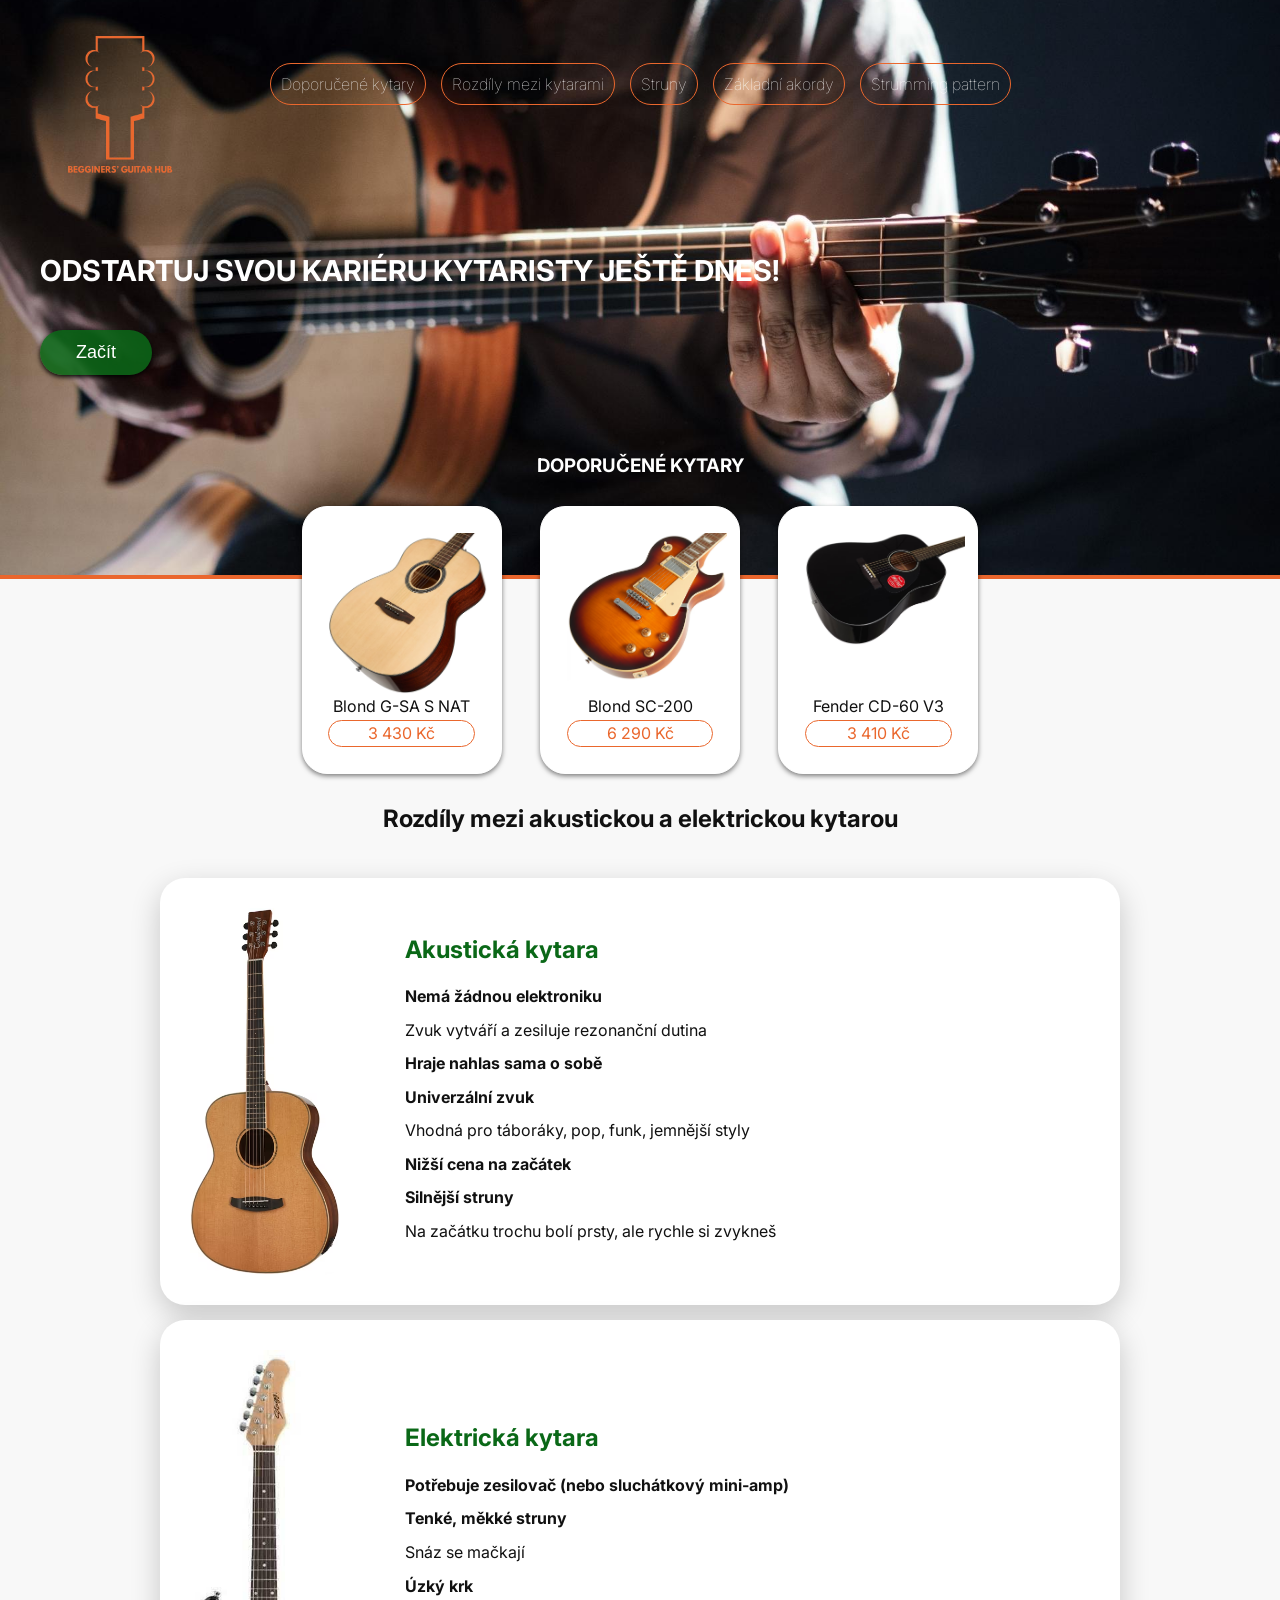
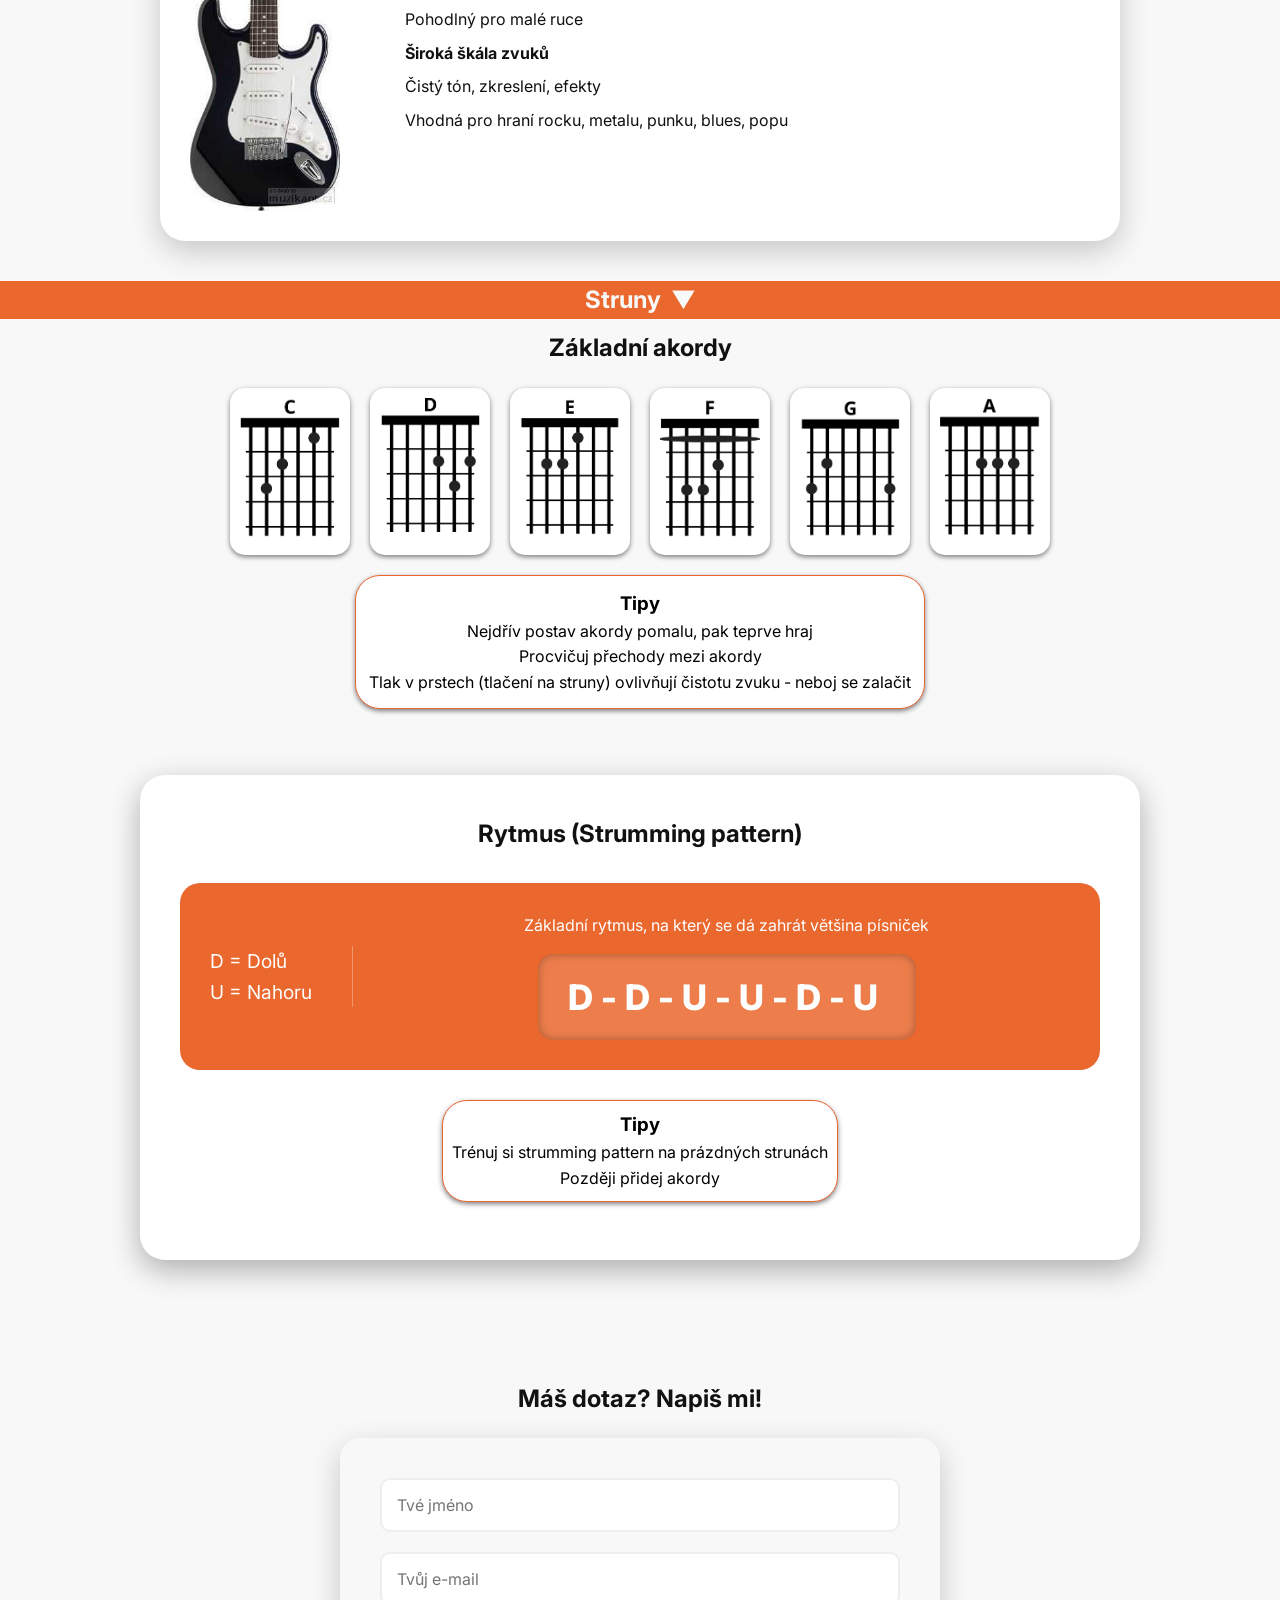
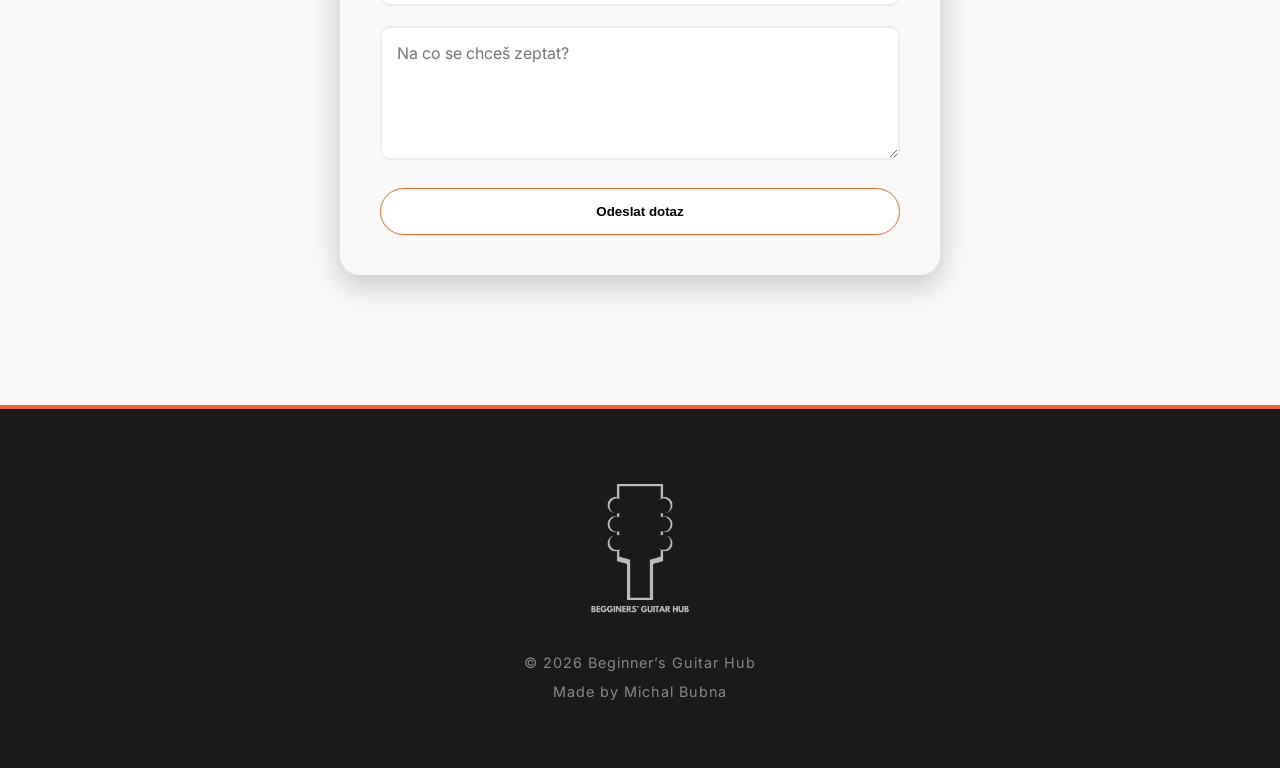
<file: Guitarhub/public/index.html>
<!DOCTYPE html>
<html lang="cs">

<head>
    <meta charset="UTF-8">
    <meta name="viewport" content="width=device-width, initial-scale=1.0">
    <title>Beginner’s guitar hub</title>
    <link rel="icon" type="image/svg+xml" href="../img/BEGGINERS__GUITAR_HUB-removebg-preview.png">
    <link rel="stylesheet" href="../assets/css/style.css">
    <link rel="preconnect" href="https://fonts.googleapis.com">
    <link rel="preconnect" href="https://fonts.gstatic.com" crossorigin>
    <link href="https://fonts.googleapis.com/css2?family=Inter:wght@400;500;700&display=swap" rel="stylesheet">
</head>

<body>
    <header>
        <div class="logo_ul">
            <div class="left"><img src="../img/BEGGINERS__GUITAR_HUB-removebg-preview.png"
                    alt="Beginner’s guitar hub logo" class="logo_svg"></div>


            <div class="options">
                <nav class="navigation">
                    <div class="hamburger" id="hamburger">
                        <span></span>
                        <span></span>
                        <span></span>
                    </div>
                    <ul id="nav-menu">
                        <li class="moznost"><a href="#doporucene">Doporučené kytary</a></li>
                        <li class="moznost"><a href="#rozdily">Rozdíly mezi kytarami</a></li>
                        <li class="moznost"><a href="#struny">Struny</a></li>
                        <li class="moznost"><a href="#akordy">Základní akordy</a></li>
                        <li class="moznost"><a href="#rytmus">Strumming pattern</a></li>
                    </ul>
                </nav>
            </div>
            <div class="right"></div>
        </div>
        <div class="title">
            <h1>ODSTARTUJ SVOU KARIÉRU KYTARISTY JEŠTĚ DNES!</h1>
        </div>
        <a class="start_1" href="#doporucene"><button class="start">Začít</button></a>
    </header>

    <section id="doporucene" class="doporucene_kytary">
        <h3>DOPORUČENÉ KYTARY</h3>
        <div class="produkty">
            <a href="https://kytary.cz/blond-g-sa-s-nat/HN279417/" target="_blank" class="produkt">
                <img class="produkt_img" src="../img/kytary/blond.png" alt="Kytara Fender">
                <div class="cena_nazev">
                    <p class="nazev">Blond G-SA S NAT</p>
                    <div class="cena">
                        <p>3 430 Kč</p>
                    </div>
                </div>
            </a>
            <a href="https://kytary.cz/blond-sc-200-vb/HN263827/?s=JavvqmozGo%2fVO0ookwK2bg%3d%3d&source=Autocomplete&kw=Blond%20SC-200"
                target="_blank" class="produkt">
                <img class="produkt_img" src="../img/kytary/blond_el.png" alt="Kytara Jackson">
                <div class="cena_nazev">
                    <p class="nazev">Blond SC-200</p>
                    <div class="cena">
                        <p>6 290 Kč</p>
                    </div>
                </div>
            </a>
            <a href="https://kytary.cz/fender-cd-60-v3-ds-wn-bk/HN203909/" target="_blank" class="produkt">
                <img class="produkt_img" src="../img/kytary/fender.png" alt="Kytara Cort">
                <div class="cena_nazev">
                    <p class="nazev">Fender CD-60 V3</p>
                    <div class="cena">
                        <p>3 410 Kč</p>
                    </div>
                </div>
            </a>
        </div>

    </section>
    <section id="rozdily" class="rozdily">
        <h2>Rozdíly mezi akustickou a elektrickou kytarou</h2>
        <div class="container">
            <div class="akusticka">
                <div class="kytara_img">
                    <img src="../img/ak_kytara.avif" alt="Akustická kytara">
                </div>
                <div class="akusticka_popis">
                    <h3>Akustická kytara</h3>
                    <p style="font-weight: bold;">Nemá žádnou elektroniku</p>
                    <p>Zvuk vytváří a zesiluje rezonanční dutina</p>
                    <p style="font-weight: bold;">Hraje nahlas sama o sobě</p>
                    <p style="font-weight: bold;">Univerzální zvuk</p>
                    <p>Vhodná pro táboráky, pop, funk, jemnější styly</p>
                    <p style="font-weight: bold;">Nižší cena na začátek</p>
                    <p style="font-weight: bold;">Silnější struny</p>
                    <p>Na začátku trochu bolí prsty, ale rychle si zvykneš</p>
                </div>
            </div>
            <div class="elektricka">
                <div class="kytara_img">
                    <img src="../img/el_kytara.jpg" alt="Elektrická kytara">
                </div>
                <div class="elektricka_popis">
                    <h3>Elektrická kytara</h3>
                    <p style="font-weight: bold;">Potřebuje zesilovač (nebo sluchátkový mini-amp)</p>
                    <p style="font-weight: bold;">Tenké, měkké struny</p>
                    <p>Snáz se mačkají</p>
                    <p style="font-weight: bold;">Úzký krk</p>
                    <p>Pohodlný pro malé ruce</p>
                    <p style="font-weight: bold;">Široká škála zvuků</p>
                    <p>Čistý tón, zkreslení, efekty</p>
                    <p>Vhodná pro hraní rocku, metalu, punku, blues, popu</p>
                </div>
            </div>
        </div>
    </section>
    <section id="struny" class="struny">
        <h2 class="struny-toggle">
            Struny
            <span class="arrow">▼</span>
        </h2>

        <div class="struny-content">
            <div class="struny_div">
                <div>
                    <img class="struny_img" src="../img/Pojmenované struny.png" alt="Popis strun">
                </div>

                <div class="struny_popis">
                    <h3>Jak se naučit názvy strun?</h3>
                    <p><strong>Stačí si zapamatovat jednoduchou říkanku:</strong></p>
                    <p>Ema (E1) – nejtenčí</p>
                    <p>Hodila (H)</p>
                    <p>Granát (G)</p>
                    <p>Do (D)</p>
                    <p>Atomové (A)</p>
                    <p>Elektrárny (E2) – nejtlustší</p>
                </div>
            </div>
        </div>
    </section>
    <section id="akordy" class="zakladni_akordy">
        <h2>Základní akordy</h2>
        <div class="akord_container">
        </div>
        <div class="tipy">
            <div class="tipy_text">
                <h3>Tipy</h3>
                <p>Nejdřív postav akordy pomalu, pak teprve hraj</p>
                <p>Procvičuj přechody mezi akordy</p>
                <p>Tlak v prstech (tlačení na struny) ovlivňují čistotu zvuku - neboj se zalačit</p>
            </div>
        </div>
    </section>
    <section id="rytmus" class="rytmus">
        <h2>Rytmus (Strumming pattern)</h2>
        <div class="rytmus_popis">
            <div class="rytmus_popis1">
                <p>D = Dolů</p>
                <p>U = Nahoru</p>
            </div>
            <div class="rytmus_popis2">
                <p>Základní rytmus, na který se dá zahrát většina písniček</p>
                <p>D-D-U-U-D-U</p>
            </div>
        </div>
        <div class="tipy">
            <div class="tipy_text">
                <h3>Tipy</h3>
                <p>Trénuj si strumming pattern na prázdných strunách</p>
                <p>Později přidej akordy</p>
            </div>
        </div>
    </section>
    <section id="kontakt" class="kontakt">
        <h2>Máš dotaz? Napiš mi!</h2>
        <div class="form_container">
            <form id="dotaznik_form">
                <div class="input_group">
                    <input type="text" name="jmeno" id="jmeno" placeholder="Tvé jméno" required>
                </div>
                <div class="input_group">
                    <input type="email" name="email" id="email" placeholder="Tvůj e-mail" required>
                </div>
                <div class="input_group">
                    <textarea name="zprava" id="zprava" rows="5" placeholder="Na co se chceš zeptat?"
                        required></textarea>
                </div>
                <button type="submit" class="btn_odeslat">Odeslat dotaz</button>
            </form>
            <div id="form_odpoved" class="hidden"></div>
        </div>
    </section>
    <footer>
        <img src="../img/BEGGINERS__GUITAR_HUB-removebg-preview.png">
        <p>© 2026 Beginner’s Guitar Hub</p>
        <p>Made by Michal Bubna</p>
    </footer>
    <script src="../assets/js/script.js"></script>
    <script src="../assets/js/ajax.js"></script>

    <div id="modal" class="modal">
        <span class="close">&times;</span>
        <img class="modal-content" id="modal-img">
    </div>
</body>

</html>
</file>
<file: Guitarhub/assets/css/style.css>
* {
    margin: 0;
    padding: 0;
    box-sizing: border-box;
    scroll-behavior: smooth;
    user-select: none;
}

body {
    font-family: "Inter", Arial, sans-serif;
    line-height: 1.6;
    color: #111;
    background-color: #f8f8f8;
}

h1,
h2,
h3 {
    font-weight: 700;
}

p {
    font-weight: 400;
}

/* --- HEADER--- */

.logo_ul {
    display: flex;
    align-items: center;
    justify-content: space-between;
}

.left,
.right {
    flex: 1;
}

.logo_svg {
    width: 10rem;
}

header {
    background: url("../../img/How-to-Learn-Playing-Guitar-by-Yourself.jpg") no-repeat center center;
    background-size: cover;
    color: white;
    padding: 20px 40px;
    border-bottom: 4px solid #ea662d;
}

header .navigation ul {
    list-style: none;
    display: flex;
    flex-wrap: wrap;
    gap: 15px;
    justify-content: center;
    margin-bottom: 10%;
    margin-top: 5%;

}

header .navigation a {
    color: white;
    text-decoration: none;
    font-weight: bold;
    border: #EA672D 1px solid;
    border-radius: 25px;
    padding: 10px;
    font-weight: 100;
    transition: linear 0.2s;
}

header .navigation a:hover {
    background-color: #EA672D;
    transform: scale(1.2);
}

header .title h1 {
    font-weight: bold;
    font-size: 1.8rem;
    text-align: left;
    margin-top: 5%;
}

header .start {
    padding-left: 3%;
    padding-right: 3%;
    padding-top: 1%;
    padding-bottom: 1%;
    margin-top: 3%;
    margin-bottom: 15%;
    background-color: #0a6817d9;
    border-radius: 25px;
    border: none;
    color: white;
    font-weight: 500;
    font-size: large;
    cursor: pointer;
    box-shadow: 0 2px 5px rgba(0, 0, 0, 1);
    transition: linear 0.2s;
    text-decoration: none;
}

.start_1 {
    text-decoration: none;
    color: rgb(255, 255, 255);
}

header .start:hover {
    background-color: #086100;
    transform: scale(1.05);
}

.hamburger {
    display: none;
    cursor: pointer;
    flex-direction: column;
    gap: 5px;
}

.hamburger span {
    display: block;
    width: 30px;
    height: 3px;
    background-color: #EA672D;
    transition: 0.3s;
}

/* --- DOPORUČENÉ KYTARY --- */

.doporucene_kytary h3 {
    text-align: center;
    color: white;
    margin-bottom: 2%;
}

.doporucene_kytary .produkty {
    display: flex;
    justify-content: center;
    flex-wrap: wrap;
    gap: 3%;
    margin-bottom: 2%;
}

.doporucene_kytary .produkt {
    border: 1px rgb(255, 255, 255) solid;
    border-radius: 25px;
    transition: 0.5s ease;
    cursor: pointer;
    padding: 2%;
    max-width: 200px;
    background-color: white;
    display: flex;
    flex-direction: column;
    justify-content: space-between;
    text-decoration: none;
    box-shadow: 0 2px 5px rgba(0, 0, 0, 0.5);
}

.cena_nazev {
    margin-top: auto;
}

.nazev {
    color: #111;

}

.cena {
    color: #EA672D;
    border: 1px solid #EA672D;
    border-radius: 25px;
    text-align: center;
    transition: 0.5s ease;
    text-decoration: none;
}

.cena:hover {
    color: white;
    background-color: #EA672D;
    transform: scale(1.05);
    box-shadow: 0 5px 15px #EA672D;
}

.doporucene_kytary p {
    text-align: center;
    text-decoration: none;
}

.doporucene_kytary .produkt:hover {
    transform: scale(1.05);
    box-shadow: 0 10px 30px rgba(0, 0, 0, 0.2);
}

.doporucene_kytary {
    margin-top: -10%;
}

.produkt_img {
    width: 10rem;

}

/* --- ROZDÍLY MEZI KYTARAMI --- */

.rozdily h2 {
    text-align: center;

}

.rozdily .container {
    display: flex;
    flex-direction: column;
    gap: 15px;
    margin: 40px auto;
    max-width: 1000px;
    padding: 0 20px;
}

.rozdily .container h3 {
    color: #0a6817
}

.akusticka,
.elektricka {
    display: flex;
    align-items: center;
    gap: 50px;
    background: white;
    padding: 30px;
    border-radius: 25px;
    box-shadow: 0 10px 30px rgba(0, 0, 0, 0.2);
    transition: 0.3s ease-in;
}

.kytara_img img {
    max-width: 150px;
    height: auto;
    border-radius: 15px;
    display: block;
}

.akusticka_popis h3,
.elektricka_popis h3 {
    color: #0a6817;
    margin-bottom: 15px;
    font-size: 1.5rem;
    margin-left: 15px;
}

.akusticka_popis p,
.elektricka_popis p {
    margin-bottom: 8px;
    margin-left: 15px;
}

/* --- STRUNY --- */

.struny {
    background-color: #EA672D;
}

.struny-toggle {
    cursor: pointer;
    user-select: none;
    display: flex;
    justify-content: center;
    gap: 10px;
    align-items: center;

}

.struny-content {
    max-height: 0;
    overflow: hidden;
    transition: max-height 0.4s ease;
}

.struny-content.open {
    max-height: 800px;
}

.arrow {
    transition: transform 0.3s ease;
}

.arrow.rotate {
    transform: rotate(180deg);
}

.struny h2 {
    text-align: center;
    color: #f8f8f8;
}

.struny_img {
    max-width: 10rem;
    margin-right: 10rem;
    margin-left: 5rem;
}

.struny_popis {
    text-align: left;
    background-color: #f8f8f8;
    border: 1px solid #ffffffd9;
    box-shadow: 0 2px 5px rgba(0, 0, 0, 0.5);
    border-radius: 25px;
    padding: 1%;
    margin-bottom: 2%;
}

.struny_div {
    display: flex;
    justify-content: center;
    margin: 2%;
}

/*--- ZÁKLADNNÍ AKORDY ---*/
.zakladni_akordy {
    margin-top: 10px;
}

h2 {
    text-align: center;
}

.akord_container {
    display: flex;
    flex-wrap: wrap;
    gap: 20px;
    justify-content: center;
    margin: 20px 0;
}

.akord {
    background-color: #ffffff;
    padding: 10px;
    border-radius: 15px;
    text-align: center;
    box-shadow: 0 2px 5px rgba(0, 0, 0, 0.5);
    cursor: pointer;
    transition: transform 0.2s;
    width: 120px;
}

.akord img {
    width: 100%;
    height: auto;
    border-radius: 10px;
}

.akord:hover {
    transform: scale(1.05);
}

/* --- Modal --- */
.modal {
    display: none;
    position: fixed;
    z-index: 1000;
    padding-top: 60px;
    left: 0;
    top: 0;
    width: 100%;
    height: 100%;
    overflow: auto;
    background-color: rgba(255, 255, 255, 0.8);
}

.modal-content {
    margin: auto;
    display: block;
    max-width: 90%;
    max-height: 80%;
    border-radius: 15px;
}

.close {
    position: absolute;
    top: 20px;
    right: 35px;
    color: #000000;
    font-size: 40px;
    font-weight: bold;
    cursor: pointer;
}

.close:hover {
    color: #EA672D;
    transition: ease-in 0.2s;
}

.tipy {
    display: flex;
    justify-content: center;

}

.tipy_text {
    text-align: center;
    border: 1px solid #ea662d;
    border-radius: 25px;
    background-color: #fff;
    color: #000000;
    box-shadow: 0 2px 5px rgba(0, 0, 0, 0.5);
    padding: 1%;
    margin-bottom: 2%;
}


/* --- RYTMUS --- */
.rytmus {
    background: white;
    box-shadow: 0 10px 30px rgba(0, 0, 0, 0.3);
    margin: 40px auto;
    max-width: 1000px;
    border-radius: 25px;
    padding: 40px;
    transition: 0.3s ease-in-out;
}

.rytmus_popis {
    background-color: #EA672D;
    color: #fff;
    display: flex;
    align-items: center;
    justify-content: space-around;
    /* Rozmístí legendu a vzorec hezky od sebe */
    gap: 30px;
    margin: 30px 0;
    padding: 30px;
    border-radius: 20px;
}

.rytmus_popis1 {
    font-size: 1.2rem;
    border-right: 1px solid rgba(255, 255, 255, 0.3);
    /* Dělící čára na desktopu */
    padding-right: 40px;
}

.rytmus_popis2 {
    flex: 1;
    text-align: center;
}

/* Ten výrazný vzorec s pozadím */
.rytmus_popis2 p:last-child {
    font-size: 2.2rem;
    /* Na desktopu může být fakt velký */
    font-weight: 800;
    letter-spacing: 8px;
    background: rgba(255, 255, 255, 0.15);
    padding: 15px 30px;
    border-radius: 15px;
    display: inline-block;
    margin-top: 15px;
    box-shadow: inset 0 0 10px rgba(0, 0, 0, 0.3);
}

/* --- KONTAKT --- */

.kontakt {
    padding: 80px 20px;
    background: #f8f8f8;
}

.kontakt h2 {
    margin-bottom: 20px;
}

.form_container {
    max-width: 600px;
    margin: 0 auto;
    background: var(--card-bg);
    padding: 40px;
    border-radius: 20px;
    box-shadow: 0 10px 30px rgba(0, 0, 0, 0.2);
}

.input_group {
    margin-bottom: 20px;
}

.input_group input,
.input_group textarea {
    width: 100%;
    padding: 15px;
    border: 2px solid #eee;
    border-radius: 10px;
    font-family: inherit;
    font-size: 1rem;
    transition: 0.3s;
}

.input_group input:focus,
.input_group textarea:focus {
    border-color: #EA672D;
    outline: none;
    background: #fff;
}

.btn_odeslat {
    width: 100%;
    padding: 15px;
    background: #fff;
    color: rgb(0, 0, 0);
    border: 1px solid #ea672d;
    border-radius: 50px;
    font-weight: 700;
    cursor: pointer;
    transition: 0.3s;
}

.btn_odeslat:hover {
    transform: scale(1.02);
    box-shadow: 0 5px 15px #EA672D;
    background-color: #EA672D;
    color: #fff;
}

#form_odpoved {
    margin-top: 20px;
    padding: 15px;
    border-radius: 10px;
    text-align: center;
    font-weight: bold;
}

#form_odpoved.success {
    background: #d4edda;
    color: #155724;
}

#form_odpoved.error {
    background: #f8d7da;
    color: #721c24;
}

.hidden {
    display: none;
}

/* --- FOOTER --- */
footer {
    background-color: #1a1a1a;
    color: #ffffff;
    padding: 60px 20px;
    text-align: center;
    border-top: 4px solid #EA672D;
    margin-top: 50px;
}

footer img {
    width: 150px;
    margin-bottom: 20px;
    filter: brightness(0) invert(1);
    opacity: 0.7;
    transition: 0.3s ease;
}

footer img:hover {
    opacity: 1;
    transform: scale(1.05);
}

footer p {
    font-size: 0.9rem;
    color: #888;
    margin: 5px 0;
    letter-spacing: 1px;
}

/* ----------------- RESPONZIVITA ------------------ */

@media (max-width: 1050px) {
    header {
        padding: 15px 20px;
    }

    .logo_svg {
        width: 6rem;
        display: block;
    }

    .logo_ul {
        padding: 10px 0;
        display: flex;
        justify-content: space-between;
        align-items: center;
        width: 100%;
        margin: 0;
    }

    .left {
        margin: 0;
    }

    .right {
        display: none;
    }

    .hamburger {
        display: flex;
        z-index: 1001;
    }

    header .navigation ul {
        position: fixed;
        top: 0;
        right: -100%;
        width: 250px;
        height: 100vh;
        background-color: rgba(34, 34, 34, 0.98);
        flex-direction: column;
        justify-content: center;
        align-items: center;
        gap: 30px;
        margin: 0;
        transition: 0.4s ease-in-out;
        box-shadow: -5px 0 15px rgba(0, 0, 0, 0.5);
    }

    header .navigation ul.active {
        right: 0;
    }

    header .navigation a {
        display: block;
        width: 200px;
        text-align: center;
        font-size: 1.1rem;
    }

    header .navigation a:hover {
        transform: none;
    }
}

@media (max-width: 1050px) {
    .doporucene_kytary {
        margin-top: 20px;
        padding: 0 20px;
    }

    .doporucene_kytary h3 {
        font-size: 1.5rem;
        margin-bottom: 25px;
        color: #000000;
    }

    .doporucene_kytary .produkty {
        display: flex;
        flex-direction: column;
        align-items: center;
        gap: 10px;
    }

    .doporucene_kytary .produkt {
        max-width: 60%;
        border-radius: 20px;
    }

    .produkt_img {
        width: 100%;
        height: auto;
        margin-bottom: 15px;
    }
}

@media (max-width: 1050px) {

    .rozdily .container {
        padding: 0 15px;
    }

    .akusticka,
    .elektricka {
        flex-direction: column;
        gap: 20px;
        padding: 20px;
        text-align: center;
    }

    .kytara_img img {
        max-width: 120px;
        margin: 0 auto;
    }

    .akusticka_popis h3,
    .elektricka_popis h3 {
        margin-left: 0;
        font-size: 1.3rem;
    }

    .akusticka_popis p,
    .elektricka_popis p {
        margin-left: 0;
        font-size: 0.95rem;
    }

    .akusticka_popis p,
    .elektricka_popis p {
        margin-bottom: 12px;
    }
}

@media (max-width: 1050px) {
    .struny-toggle {
        font-size: 1.4rem;
    }

    .struny_div {
        flex-direction: column;
        align-items: center;
        margin: 0;
        padding: 20px;
    }

    .struny_img {
        max-width: 120px;
        margin: 0 0 20px 0;
    }

    .struny_popis {
        width: 100%;
        text-align: center;
        padding: 20px;
    }

    .struny_popis h3 {
        font-size: 1.2rem;
        margin-bottom: 15px;
    }

    .struny_popis p {
        margin-bottom: 5px;
    }

    .rytmus {
        margin: 20px 10px;
        padding: 20px 10px;
    }

    .rytmus_popis {
        flex-direction: column;
        gap: 20px;
        margin: 20px 0;
        padding: 20px;
        text-align: center;
    }

    .rytmus_popis1 {
        border-bottom: 1px solid rgba(255, 255, 255, 0.3);
        padding-bottom: 15px;
        width: 100%;
    }

    .rytmus_popis2 {
        font-size: 1.1rem;
    }

    .rytmus_popis2 p:last-child {
        font-size: 1.6rem;
        letter-spacing: 3px;
        background: rgba(255, 255, 255, 0.2);
        border-radius: 10px;
        padding: 10px;
        margin-top: 10px;
    }

    .tipy_text {
        width: 100%;
        margin: 0 10px;
        font-size: 0.9rem;
    }
}
</file>
